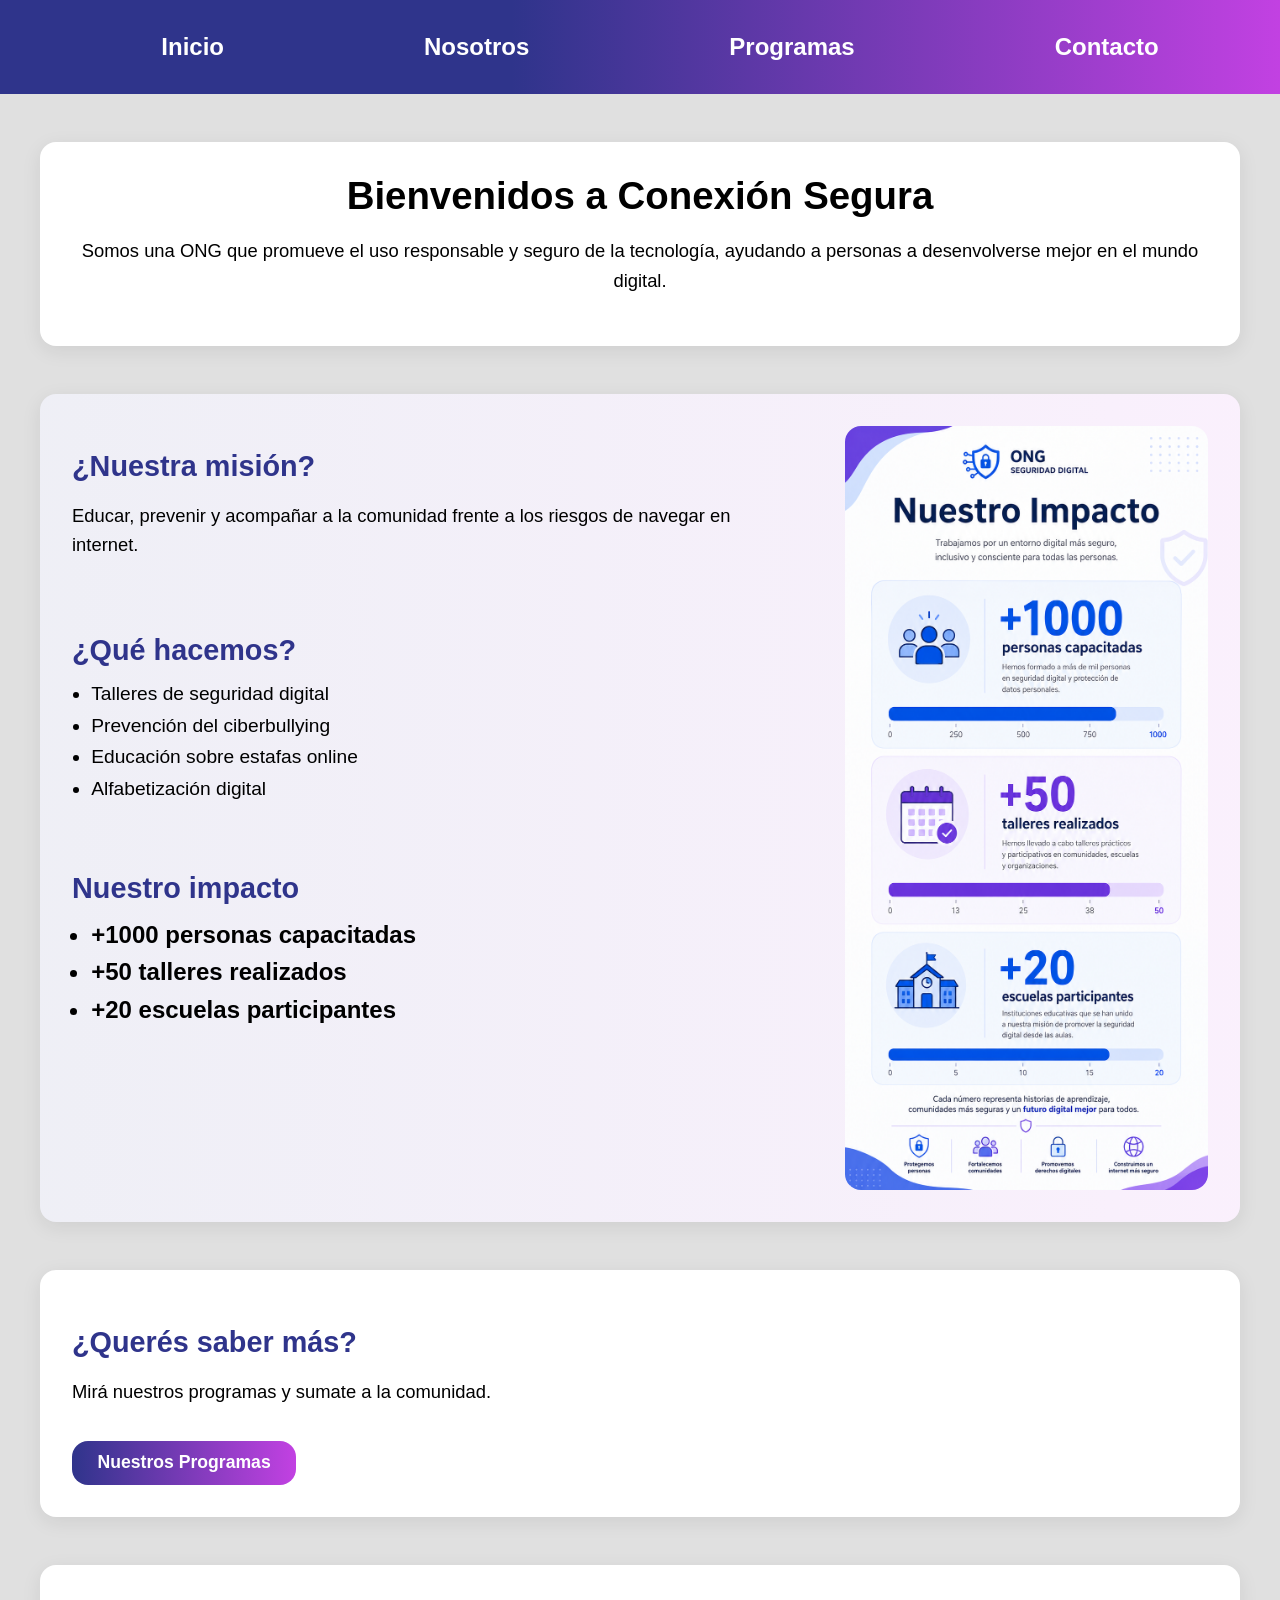
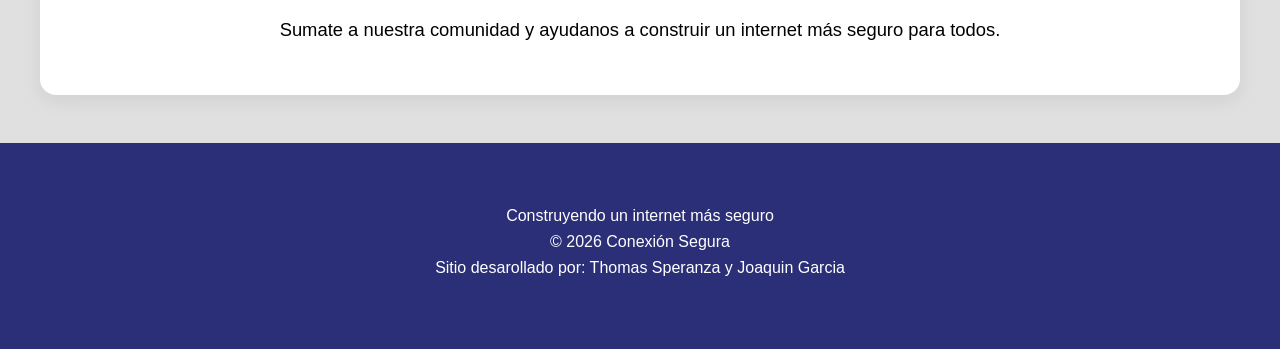
<file: index.html>
<!DOCTYPE html>
<html lang="es">
    <head>
        <meta charset="UTF-8">
        <meta name="viewport" content="width=device-width, initial-scale=1.0">
        <link rel="stylesheet" href="estilos.css">
        <title>index</title>



        <title>Conexion Segura</title>
    </head>
    <body>

        <header>

            <nav>

                
                <ul>

                    <li><a href="index.html" class="link-nav"> Inicio </a></li>
                    
                    <li><a href="nosotros.html" class="link-nav"> Nosotros </a></li>
                    
                    <li><a href="programas.html" class="link-nav">Programas </a></li>
                    
                    <li><a href="contacto.html" class="link-nav"> Contacto </a></li>
                
                </ul>

            </nav>

        </header>
        <main class="main-index">

            <section class="presentacion">
                <h1>Bienvenidos a Conexión Segura</h1>
                <p class="presentacion-texto">
                Somos una ONG que promueve el uso responsable y seguro de la tecnología,
                ayudando a personas a desenvolverse mejor en el mundo digital.
                </p>
            </section>

            <section class="impacto">

                <div class="impacto-layout">

                <div class="impacto-contenido">

                    <div class="mision">
                    <h2>¿Nuestra misión?</h2>
                    <p>
                        Educar, prevenir y acompañar a la comunidad frente a los riesgos de navegar en internet.
                    </p>
                    </div>

                    <div class="que-hacemos">
                    <h2>¿Qué hacemos?</h2>
                    <ul class="lista-activitidades">
                        <li>Talleres de seguridad digital</li>
                        <li>Prevención del ciberbullying</li>
                        <li>Educación sobre estafas online</li>
                        <li>Alfabetización digital</li>
                    </ul>
                    </div>

                    <div class="impacto-texto">
                    <h2>Nuestro impacto</h2>
                    <ul class="impact-stats">
                        <li>+1000 personas capacitadas</li>
                        <li>+50 talleres realizados</li>
                        <li>+20 escuelas participantes</li>
                    </ul>
                    </div>

                </div>

                <aside class="impacto-imagenes">
                    <img src="multimedia/grafico-impacto.png" alt="Gráfico de impacto">

                </aside>

                </div>

            </section>

            <section class="saber-mas">
                <h2>¿Querés saber más?</h2>
                <p>Mirá nuestros programas y sumate a la comunidad.</p>
                <a href="programas.html" class="btn-primary">Nuestros Programas</a>
            </section>

            <section class="cierre">
                <p>
                Sumate a nuestra comunidad y ayudanos a construir un internet más seguro para todos.
                </p>
            </section>

        </main>
        <footer>
            
            <ul>
                <li> Construyendo un internet más seguro </li>
                <li>© 2026 Conexión Segura</li>
                <li>Sitio desarollado por: Thomas Speranza y Joaquin Garcia</li>
            </ul>



        </footer>
        
    </body>
    </html>
</file>
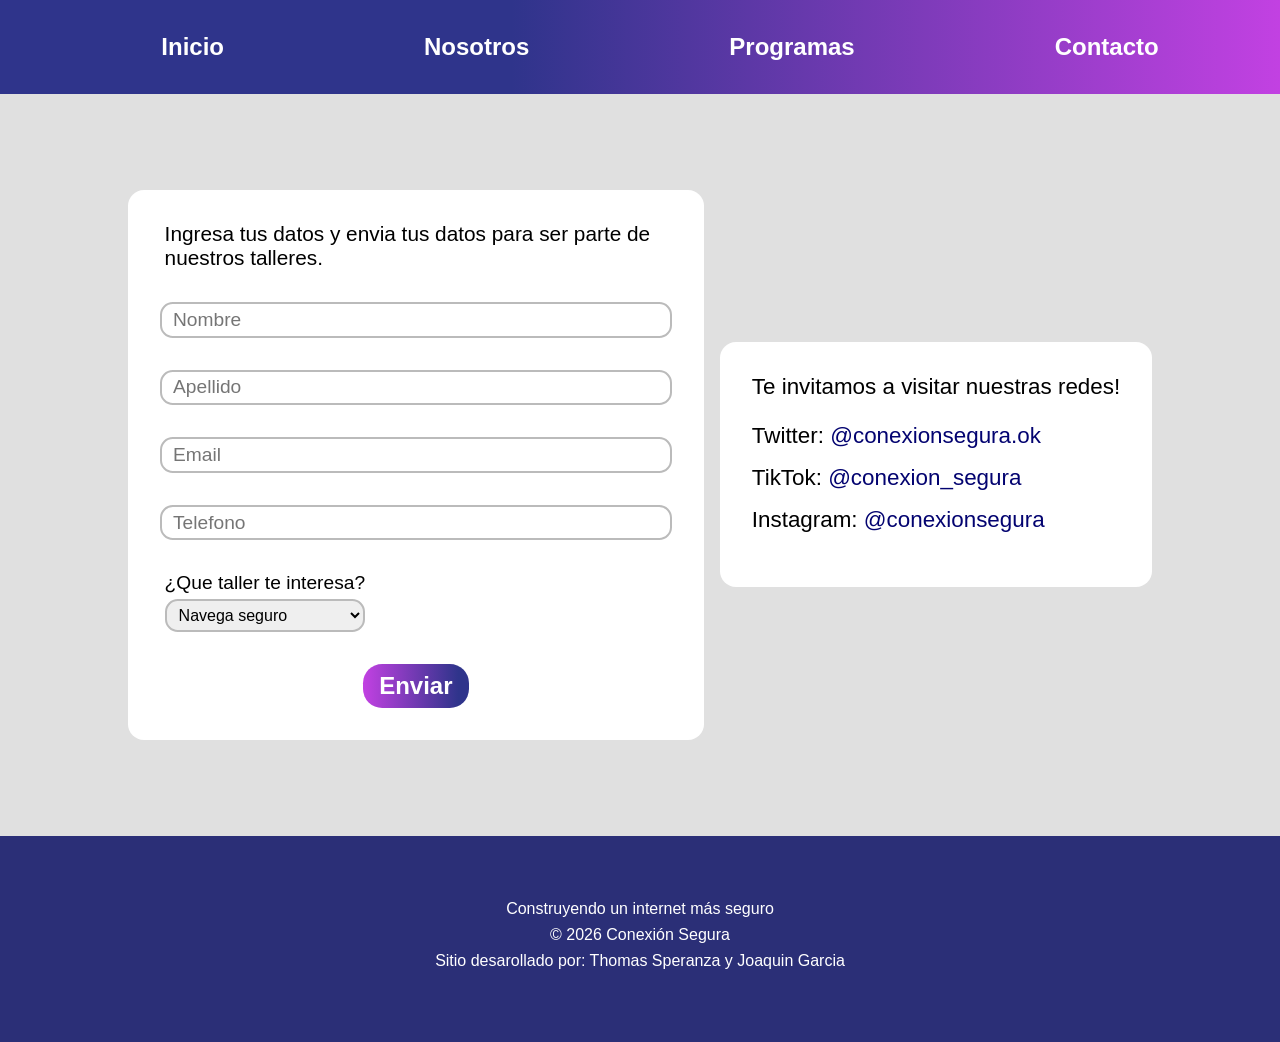
<file: contacto.html>
<!DOCTYPE html>
<html lang="es">
    <head>

        <meta charset="UTF-8">
        <meta name="viewport" content="width=device-width, initial-scale=1.0">
        <title>Contacto</title>
        <link rel="stylesheet" href="estilos.css">

    </head>

    <body>
        
        <header>

            <nav>

                <ul>

                    <li><a href="index.html" class="link-nav"> Inicio </a></li>
                    
                    <li><a href="nosotros.html" class="link-nav"> Nosotros </a></li>
                    
                    <li><a href="programas.html" class="link-nav">Programas </a></li>
                    
                    <li><a href="contacto.html" class="link-nav"> Contacto </a></li>
                
                </ul>

            </nav>

        </header>

        <main class="main-contact">

            

            <section class="container-form-redes">

                <article>

                    <form action="" class="form-contact">

                        <p>Ingresa tus datos y envia tus datos para ser parte de nuestros talleres.</p>

                        <input type="text"  placeholder="Nombre">

                        <input type="text"  placeholder="Apellido">

                        <input type="text" placeholder="Email">

                        <input type="text" placeholder="Telefono">

                        <div class="label-select">
                            <label for="">¿Que taller te interesa?</label>
                            <select>
                                <option value=""> Navega seguro </option>
                                <option value=""> Stop Ciberbullying </option>
                                <option value=""> Detectives Digitales </option>
                            </select>

                        </div>
                        

                        <button type="submit" >Enviar</button>
                    </form>

                </article>

                <div class="container-contact-redes">

                

                <article class="contact-redes">
                    <p>Te invitamos a visitar nuestras redes!</p>

                    <ul>

                        <li>
                            <label> Twitter: </label>
                            <a href="https://instagram.com/conexionsegura" target="_blank">@conexionsegura.ok</a>
                        </li>

                        <li>
                            <label> TikTok: </label>
                            <a href="https://facebook.com/conexionsegura" target="_blank">@conexion_segura</a>
                        </li>

                        <li>
                            <label> Instagram: </label>
                            <a href="https://twitter.com/conexionsegura" target="_blank">@conexionsegura</a>
                        </li>

                    </ul>
                </article>

                </div>

            </section>

        </main>

        <footer>
            
            <ul>
                <li> Construyendo un internet más seguro </li>
                <li>© 2026 Conexión Segura</li>
                <li>Sitio desarollado por: Thomas Speranza y Joaquin Garcia</li>
            </ul>

        </footer>

    </body>

</html>
</file>
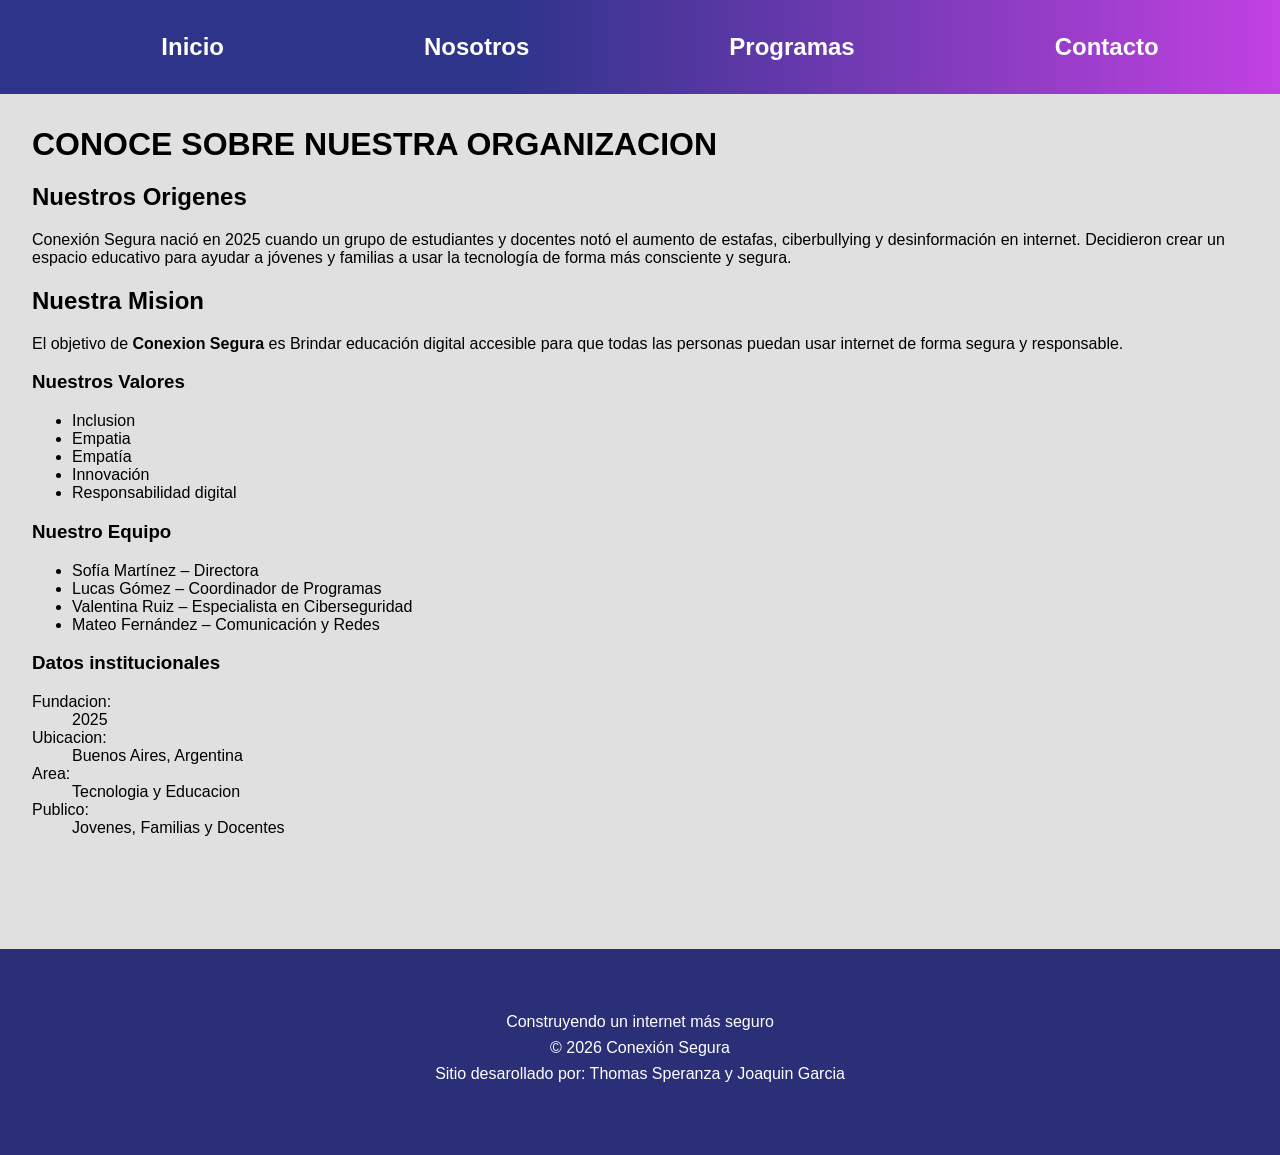
<file: nosotros.html>
<!DOCTYPE html>
<html lang="es">
    <head>

        <meta charset="UTF-8">
        <meta name="viewport" content="width=device-width, initial-scale=1.0">
        <title>Nosotros</title>
        <link rel="stylesheet" href="estilos.css">

    </head>

    <body>
        
        <header>

            <nav>

                
                <ul>

                    <li><a href="index.html" class="link-nav"> Inicio </a></li>
                    
                    <li><a href="nosotros.html" class="link-nav"> Nosotros </a></li>
                    
                    <li><a href="programas.html" class="link-nav">Programas </a></li>
                    
                    <li><a href="contacto.html" class="link-nav"> Contacto </a></li>
                
                </ul>

            </nav>

        </header>

        <main>

            <h1>CONOCE SOBRE NUESTRA ORGANIZACION</h1>

            <h2>Nuestros Origenes</h2>

            <p>Conexión Segura nació en 2025 cuando un grupo de estudiantes y docentes notó el 
            aumento de estafas, ciberbullying y desinformación en internet. Decidieron 
            crear un espacio educativo para ayudar a jóvenes y familias a usar la tecnología
            de forma más consciente y segura.</p>
            
            <h2>Nuestra Mision</h2>

            <p>El objetivo de <strong>Conexion Segura</strong> es Brindar educación digital 
            accesible para que todas las personas puedan usar internet de forma segura y 
            responsable.</p>
            
            <h3>Nuestros Valores</h3>
            <ul>
                <li>Inclusion</li>
                <li>Empatia</li>
                <li>Empatía</li>
                <li>Innovación</li>
                <li>Responsabilidad digital</li>
            </ul>

            <h3>Nuestro Equipo</h3>
            <ul>
                <li>Sofía Martínez – Directora</li>
                <li>Lucas Gómez – Coordinador de Programas</li>
                <li>Valentina Ruiz – Especialista en Ciberseguridad</li>
                <li>Mateo Fernández – Comunicación y Redes</li>
            </ul>

            <h3>Datos institucionales</h3>
                <dl>
                    <dt>Fundacion:</dt>
                    <dd>2025</dd>

                    <dt>Ubicacion:</dt>
                    <dd>Buenos Aires, Argentina</dd>

                    <dt>Area:</dt>
                    <dd>Tecnologia y Educacion</dd>

                    <dt>Publico:</dt>
                    <dd>Jovenes, Familias y Docentes</dd>
                </dl>
        </main>

        <footer>
            
            <ul>
                <li> Construyendo un internet más seguro </li>
                <li>© 2026 Conexión Segura</li>
                <li>Sitio desarollado por: Thomas Speranza y Joaquin Garcia</li>
            </ul>



        </footer>

    </body>

</html>
</file>
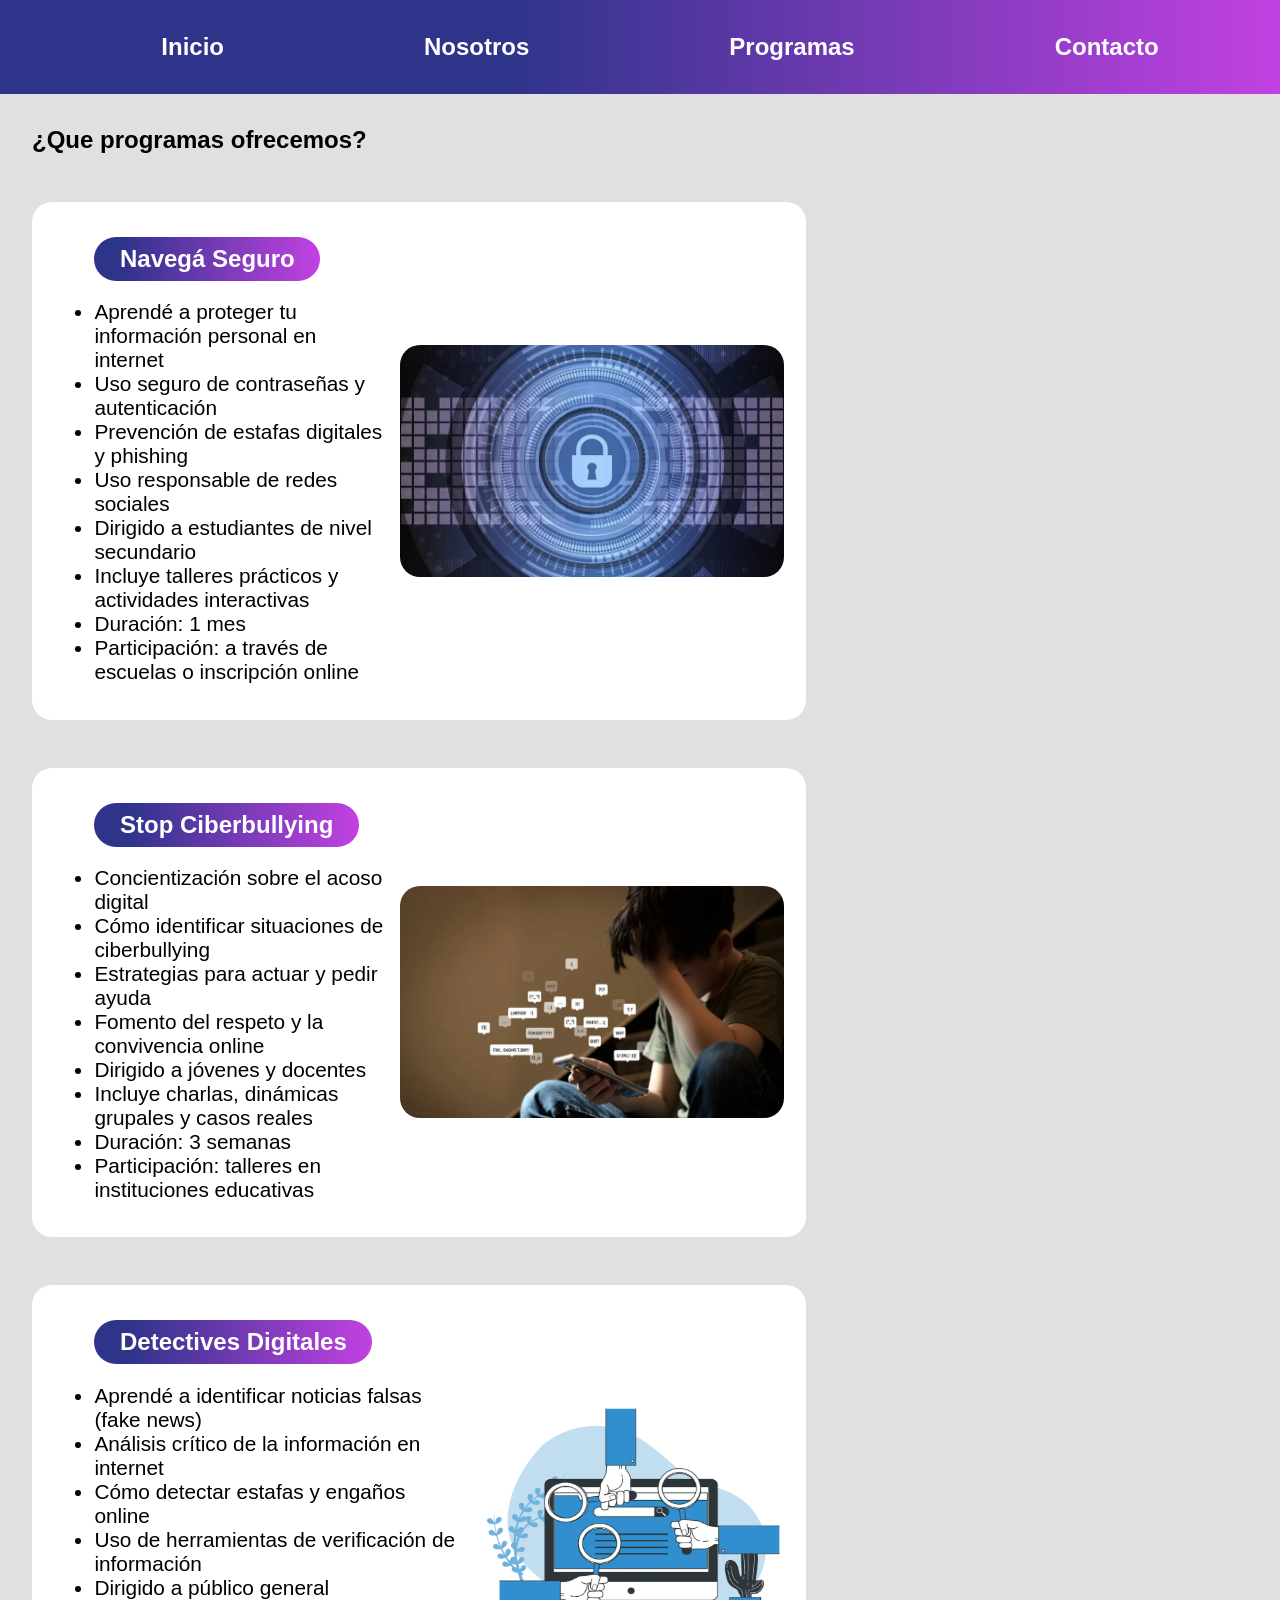
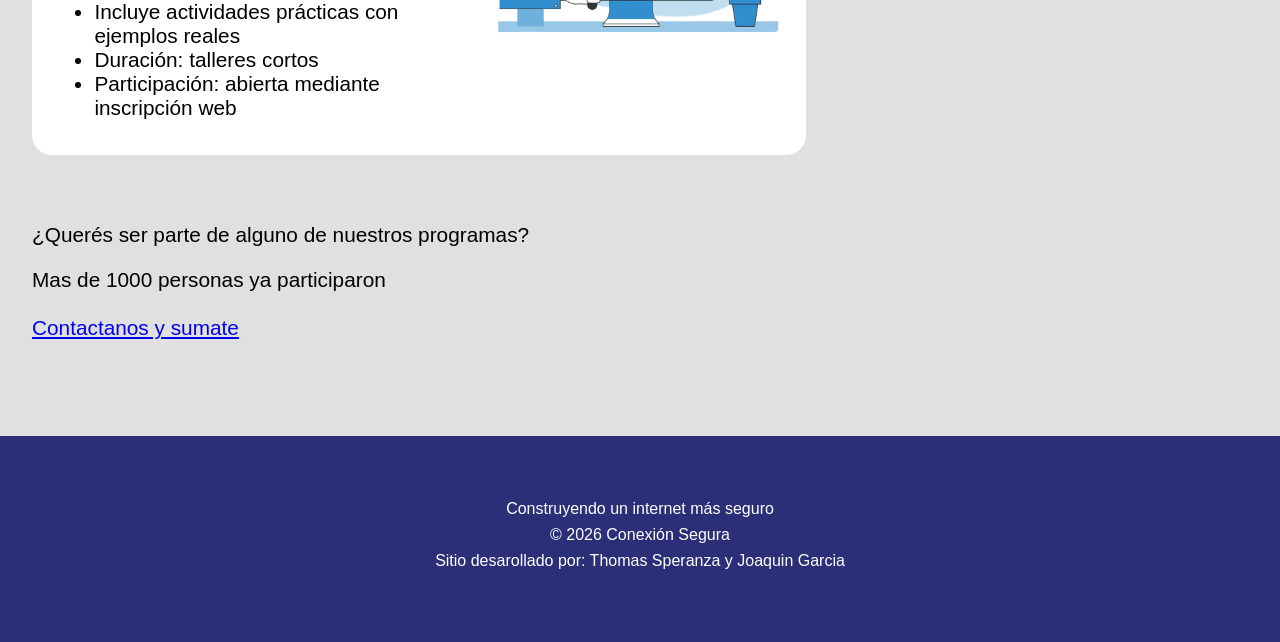
<file: programas.html>
<!DOCTYPE html>
<html lang="es">
    <head>

        <meta charset="UTF-8">
        <meta name="viewport" content="width=device-width, initial-scale=1.0">
        <title>Programas</title>
        <link rel="stylesheet" href="estilos.css">

    </head>

    <body>
        
        <header>

            <nav>

                
                <ul>

                    <li><a href="index.html" class="link-nav"> Inicio </a></li>
                    
                    <li><a href="nosotros.html" class="link-nav"> Nosotros </a></li>
                    
                    <li><a href="programas.html" class="link-nav">Programas </a></li>
                    
                    <li><a href="contacto.html" class="link-nav"> Contacto </a></li>
                
                </ul>

            </nav>

        </header>

        <main class="main-programs">

            

            <section class="container-programs">

                <h1> ¿Que programas ofrecemos? </h1>

            
                <article class="programs">


                    

                    <ul>
                        <h2>Navegá Seguro</h2>

                        <li>Aprendé a proteger tu información personal en internet</li>
                        <li>Uso seguro de contraseñas y autenticación</li>
                        <li>Prevención de estafas digitales y phishing</li>
                        <li>Uso responsable de redes sociales</li>
                        <li>Dirigido a estudiantes de nivel secundario</li>
                        <li>Incluye talleres prácticos y actividades interactivas</li>
                        <li>Duración: 1 mes</li>
                        <li>Participación: a través de escuelas o inscripción online</li>
                    </ul>

                    <img src="multimedia/seguridad informatica.jpg" id="img-navegaSeguro"></img>
                    

                </article>

                <article  class="programs">

                    

                    <ul>
                        <h2>Stop Ciberbullying</h2>

                        <li>Concientización sobre el acoso digital</li>
                        <li>Cómo identificar situaciones de ciberbullying</li>
                        <li>Estrategias para actuar y pedir ayuda</li>
                        <li>Fomento del respeto y la convivencia online</li>
                        <li>Dirigido a jóvenes y docentes</li>
                        <li>Incluye charlas, dinámicas grupales y casos reales</li>
                        <li>Duración: 3 semanas</li>
                        <li>Participación: talleres en instituciones educativas</li>
                    </ul>

                    <img src="multimedia/cyberbulling.jpg" alt="imagen-cyberbulling">
                    

                </article>

                <article  class="programs">

                    <ul>
                        <h2>Detectives Digitales</h2>

                        <li>Aprendé a identificar noticias falsas (fake news)</li>
                        <li>Análisis crítico de la información en internet</li>
                        <li>Cómo detectar estafas y engaños online</li>
                        <li>Uso de herramientas de verificación de información</li>
                        <li>Dirigido a público general</li>
                        <li>Incluye actividades prácticas con ejemplos reales</li>
                        <li>Duración: talleres cortos</li>
                        <li>Participación: abierta mediante inscripción web</li>
                    </ul>
                    <img src="multimedia/detectives.jpg" alt="imagen-detectives-digitales">
                    

                </article>

                <aside>
    
                    <p>¿Querés ser parte de alguno de nuestros programas?</p>
                    <a>Mas de 1000 personas ya participaron</a>
                    <br><br>
                    <a href="contacto.html">Contactanos y sumate</a>

        
                </aside>

            


            </section>

        </main>

        <footer>
            
            <ul>

                <li> Construyendo un internet más seguro </li>
                <li>© 2026 Conexión Segura</li>
                <li>Sitio desarollado por: Thomas Speranza y Joaquin Garcia</li>
                
            </ul>



        </footer>

    </body>

</html>
</file>
<file: estilos.css>
/*estilos INDEX*/

.main-index {
  max-width: 1200px;
  margin: 0 auto;
  padding: 3rem 1.5rem;
  display: flex;
  flex-direction: column;
  gap: 3rem;
}

.main-index section {
  background-color: white;
  padding: 2rem;
  border-radius: 1rem;
  box-shadow: 0 5px 20px rgba(0,0,0,0.08);
}

.presentacion {
  text-align: center;
}

.main-index h1 {
  font-size: 2.4rem;
  margin-bottom: 1rem;
}

.main-index h2 {
  color: var(--color-principal);
  margin-bottom: 1rem;
  font-size: 1.8rem;
}

.main-index p {
  font-size: 1.15rem;
  line-height: 1.6;
}

.lista-activitidades,
.impact-stats {
  padding-left: 1.2rem;
}

.lista-activitidades li,
.impact-stats li {
  margin-bottom: 0.6rem;
  font-size: 1.2rem;
}

.impacto {
  background: linear-gradient(
    to right,
    rgba(47,52,139,0.08),
    rgba(194,65,226,0.08)
  );
  padding: 2.5rem;
  border-radius: 1rem;
  box-shadow: none;
}

.impacto-layout {
  display: flex;
  gap: 3rem;
  align-items: stretch;
}

.impacto-contenido {
  flex: 2;
  display: flex;
  flex-direction: column;
  gap: 2rem;
}

.impacto-imagenes {
  flex: 1;
  display: flex;
  flex-direction: column;
  gap: 1.5rem;
}

.impacto-imagenes img {
  width: 100%;
  height: 100%;
  object-fit: cover;
  border-radius: 1rem;
}

.impact-stats li {
  font-size: 1.5rem;
  font-weight: 600;
}

.btn-primary {
  display: inline-block;
  margin-top: 1rem;
  background: linear-gradient(to right, var(--color-principal), var(--color-secundaria));
  color: white;
  padding: 0.7rem 1.6rem;
  border-radius: 1rem;
  text-decoration: none;
  font-weight: 600;
  font-size: 1.1rem;
}

.cierre {
  text-align: center;
  font-weight: 500;
  font-size: 1.1rem;
}



/*estilos PROGRAMAS*/

:root{
    --color-principal: #2f348b;
    --color-secundaria:#c241e2;
}

body{
    margin: 0;
    font-family: Arial, Helvetica, sans-serif;
    background-color: rgb(224, 224, 224);
    min-height: 100vh;
    display: flex;
    flex-direction: column;
}




h1{
    margin:0;
    
}


.programs{
    display: flex;
    background-color: white;
    width: fit-content;
    padding: 1.2rem 1.4rem;
    border-radius: 1.25rem;
    
    width: 60%;
    justify-content: space-between;
    align-items: center;
    
}

.container-programs{
    display: flex;
    flex-direction: column;
    gap: 3rem;
}

.main-programs{
    padding:2rem 2rem 6rem 2rem;
}

.programs ul li{
    font-size: 1.3rem;
    
}

.programs ul{
   
    gap: 4rem;
    
}

.programs h2{
    border-radius: 3rem;
    background: linear-gradient(to right,var(--color-principal) 13% ,var(--color-secundaria) );
    color: white;
    padding: 0.5rem 1.6rem;
    width: fit-content ;
    margin: 0;
    margin-bottom: 1.2rem;


}


.programs img{
    width: 24rem;
    border-radius: 1.25rem;
    height: 14.5rem;
    margin-left: 1rem;
}


/* ESTILOS CONTACTO.HTML */
.main-contact{
    padding: 6rem 2rem; 

}

main{
    flex: 1;
     padding: 2rem 2rem 6rem 2rem;
}

.container-form-redes{
    display: flex;
    flex-direction: row;
   
    justify-content: center;
    gap: 1rem;
    
}

.form-contact{
    background-color: white;
    display: flex;
    flex-direction: column;
    width: fit-content;
    width: 32rem;
    padding: 2rem 2rem;
    border-radius: 1rem;
    gap: 2rem;
    
    
}

.form-contact p{
    font-size: 1.3rem;
    padding: 0 0.3rem;
    margin: 0;
}

.form-contact input{
    font-size: 1.2rem;
    padding: 0.3rem 0.7rem;
    border-radius: 0.8rem;
    border: 2px solid rgb(187, 187, 187);
}

.form-contact button{
    padding: 0.5rem 1rem;
    border-radius: 1.2rem;
    font-size: 1.5rem;
    background-color: var(--color-principal);
    color: #fff;
    font-weight: 600;
    cursor: pointer; 
    width: fit-content;
    border: none;
    background: linear-gradient(to left,var(--color-principal) 10%,var(--color-secundaria));
    align-self: center;
}


.form-contact .label-select{
    display: flex;
    flex-direction: column;
    padding-left: 0.3rem;
    width: fit-content;
    gap:0.3rem;
}

.form-contact label{
    font-size: 1.2rem;
}


select{
    font-size: 1rem;
    padding: 0.3rem 0.5rem;
    border-radius: 0.8rem;
    border: 2px solid rgb(187, 187, 187);
}

.contact-redes{
    background-color: white;
    font-size: 1.4rem;
    width: 32rem;
    width: fit-content;
    padding: 2rem 2rem;
    height: fit-content;
    border-radius: 1rem;
    
    
}

.contact-redes p{
    font-size:1.4rem ;
    margin: 0;
}

.contact-redes ul{
    list-style: none;

    padding: 0;
    
    display: flex;
    flex-direction: column;
    gap: 1rem;

}

.contact-redes ul a{
    text-decoration: none;
    color: rgb(3, 3, 112);
    cursor: pointer; 
}

.contact-redes ul a:hover{
    text-decoration: underline
}

.container-contact-redes {
    display: flex;
    
    align-items: center;
}


/* ESTILOS NAV Y FOOTER */
nav{
    background: linear-gradient(to right,var(--color-principal) 40%,var(--color-secundaria));
    margin-top: 0;
    padding-top: 1.0625rem;
    padding-bottom: 1.0625rem;
}

nav ul{
    display: flex;
    list-style: none;
    justify-content: center;
    gap: 12.5rem;
    align-items: center;
}

nav ul li{
    font-size: 1.5rem;
}

.link-nav{
    display: inline-block;
    color: rgb(255, 255, 255);
    text-decoration: none;
    font-weight: 600;
}

.link-nav:hover{
    text-decoration: underline;
}


footer{
    text-align: center;
    background-color: #2B2F77;
    color: white;
    padding: 4rem 0;
}

footer ul{
    list-style: none;
    margin: 0;
    padding: 0;
}

footer li{
    margin-bottom: 0.5rem;
}

aside{
    font-size: 1.3rem;
}
</file>
